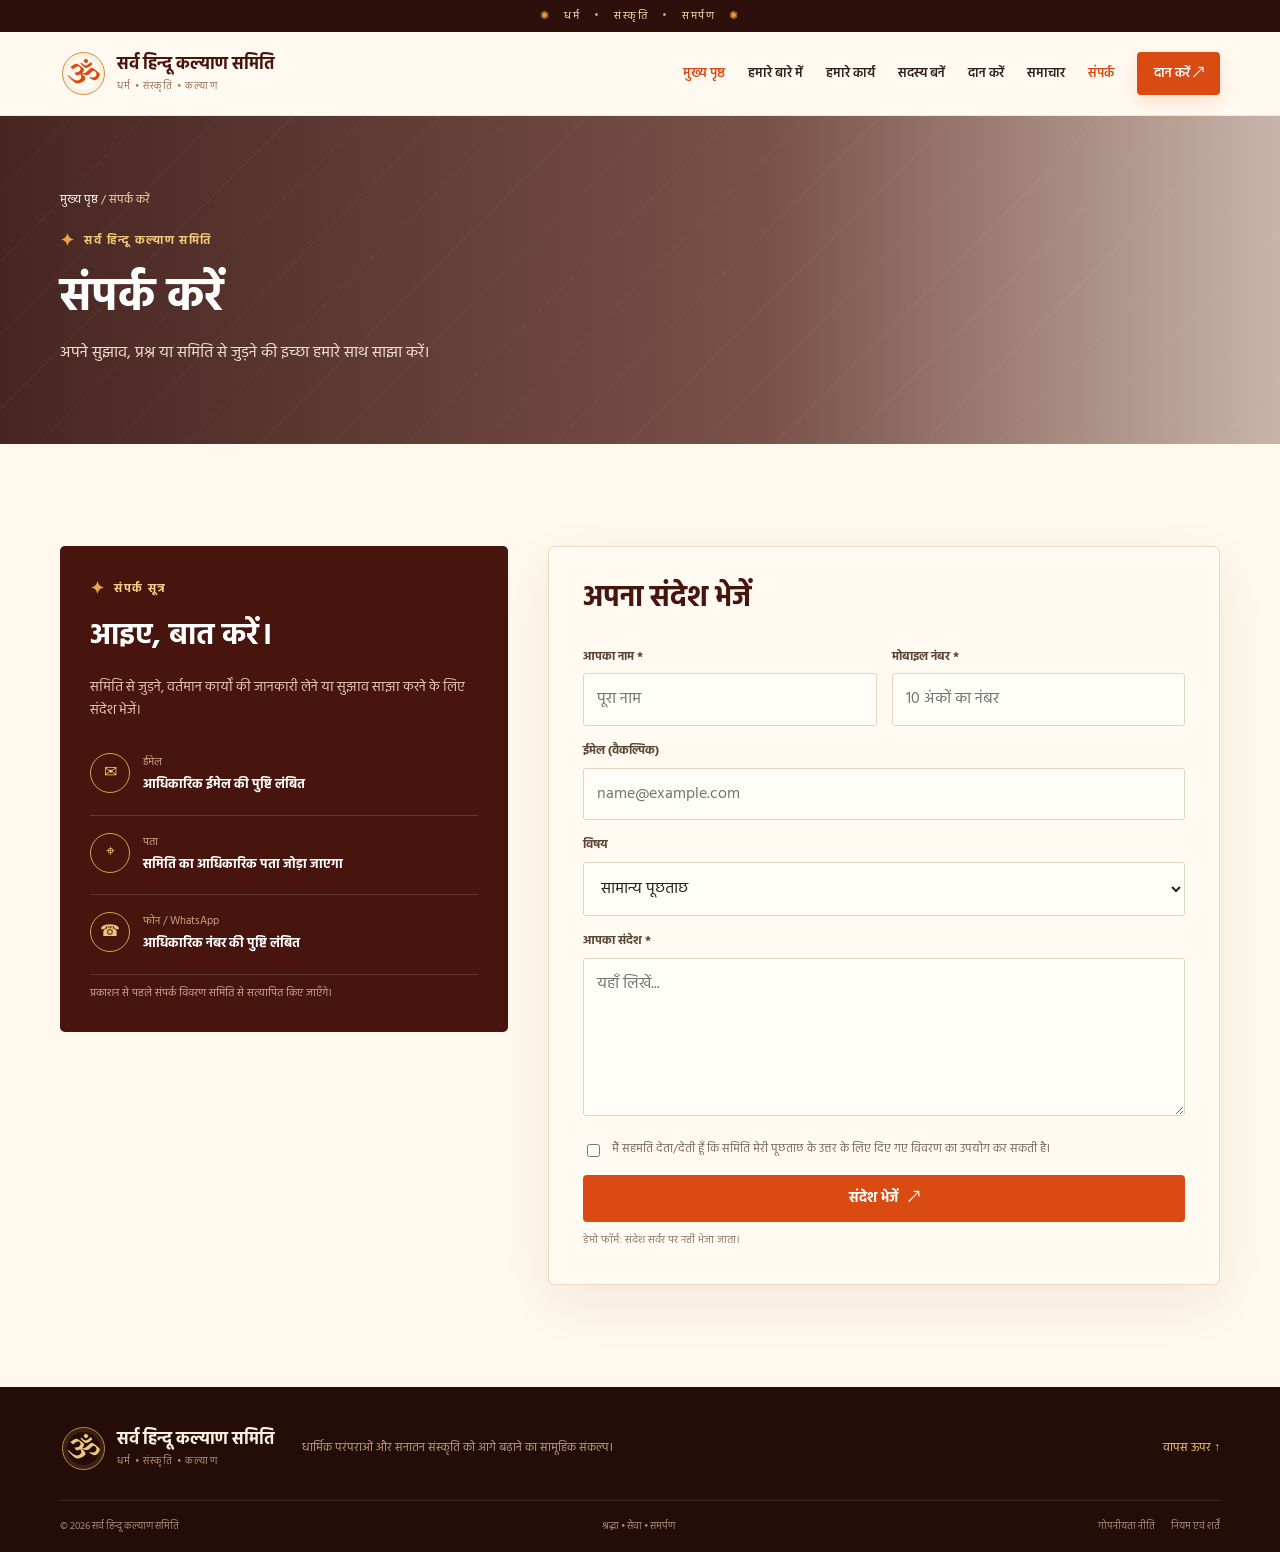
<file: contact.html>
<!DOCTYPE html>
<html lang="hi">
<head>
<meta charset="UTF-8">
<meta name="viewport" content="width=device-width, initial-scale=1.0">
<meta name="theme-color" content="#48140e">
<meta name="description" content="सर्व हिन्दू कल्याण समिति से संपर्क करें।">
<title>संपर्क | सर्व हिन्दू कल्याण समिति</title>
<link rel="stylesheet" href="assets/css/style.css">
</head>
<body id="top">
<div class="topbar"><span>✺</span> धर्म <span>•</span> संस्कृति <span>•</span> समर्पण <span>✺</span></div>
<header class="header"><div class="container header-inner">
<a class="brand" href="index.html" aria-label="सर्व हिन्दू कल्याण समिति मुख्य पृष्ठ"><span class="brand-logo"><span>ॐ</span></span><span class="brand-copy"><strong>सर्व हिन्दू कल्याण समिति</strong><small>धर्म • संस्कृति • कल्याण</small></span></a>
<button class="nav-toggle" aria-label="मेन्यू खोलें" aria-expanded="false"><span></span><span></span><span></span></button>
<nav class="nav" aria-label="मुख्य नेविगेशन"><a href="index.html" data-page="index.html" class="active">मुख्य पृष्ठ</a><a href="about.html" data-page="about.html" class="">हमारे बारे में</a><a href="activities.html" data-page="activities.html" class="">हमारे कार्य</a><a href="membership.html" data-page="membership.html" class="">सदस्य बनें</a><a href="donation.html" data-page="donation.html" class="">दान करें</a><a href="news.html" data-page="news.html" class="">समाचार</a><a href="contact.html" data-page="contact.html" class="">संपर्क</a><a class="nav-cta" href="donation.html">दान करें <span>↗</span></a></nav>
</div></header>
<main>
<section class="page-banner"><div class="container"><div class="breadcrumbs"><a href="index.html">मुख्य पृष्ठ</a> / संपर्क करें</div><div class="eyebrow"><span class="ornament">✦</span> सर्व हिन्दू कल्याण समिति</div><h1>संपर्क करें</h1><p>अपने सुझाव, प्रश्न या समिति से जुड़ने की इच्छा हमारे साथ साझा करें।</p></div></section><section class="section"><div class="container contact-grid"><aside class="contact-info reveal"><div class="eyebrow light"><span class="ornament">✦</span> संपर्क सूत्र</div><h2>आइए, बात करें।</h2><p>समिति से जुड़ने, वर्तमान कार्यों की जानकारी लेने या सुझाव साझा करने के लिए संदेश भेजें।</p><div class="contact-method"><span class="icon">✉</span><div><small>ईमेल</small><b>आधिकारिक ईमेल की पुष्टि लंबित</b></div></div><div class="contact-method"><span class="icon">⌖</span><div><small>पता</small><b>समिति का आधिकारिक पता जोड़ा जाएगा</b></div></div><div class="contact-method"><span class="icon">☎</span><div><small>फोन / WhatsApp</small><b>आधिकारिक नंबर की पुष्टि लंबित</b></div></div><small class="helper" style="color:#c9a38a">प्रकाशन से पहले संपर्क विवरण समिति से सत्यापित किए जाएँगे।</small></aside>
<form class="form-card reveal delay-1" data-demo-form data-success="आपका डेमो संदेश मान्य है। इसे भेजने के लिए सर्वर/API इंटीग्रेशन जोड़ना होगा।"><h2 style="font-size:29px">अपना संदेश भेजें</h2><div class="form-grid"><div class="field"><label for="contact-name">आपका नाम *</label><input id="contact-name" name="name" required placeholder="पूरा नाम"></div><div class="field"><label for="contact-phone">मोबाइल नंबर *</label><input id="contact-phone" name="phone" type="tel" pattern="[0-9]{10}" required placeholder="10 अंकों का नंबर"></div><div class="field full"><label for="contact-email">ईमेल (वैकल्पिक)</label><input id="contact-email" name="email" type="email" placeholder="name@example.com"></div><div class="field full"><label for="contact-subject">विषय</label><select id="contact-subject" name="subject"><option>सामान्य पूछताछ</option><option>सदस्यता</option><option>दान संबंधी जानकारी</option><option>धार्मिक कार्यक्रम</option><option>अन्य</option></select></div><div class="field full"><label for="contact-message">आपका संदेश *</label><textarea id="contact-message" name="message" rows="5" required placeholder="यहाँ लिखें..."></textarea></div></div><label class="checkbox-line"><input type="checkbox" required> मैं सहमति देता/देती हूँ कि समिति मेरी पूछताछ के उत्तर के लिए दिए गए विवरण का उपयोग कर सकती है।</label><button class="btn btn-saffron btn-block" type="submit">संदेश भेजें <span>↗</span></button><small class="helper">डेमो फॉर्म: संदेश सर्वर पर नहीं भेजा जाता।</small></form></div></section>
</main>
<footer class="footer"><div class="container"><div class="footer-main">
<a class="brand" href="index.html"><span class="brand-logo"><span>ॐ</span></span><span class="brand-copy"><strong>सर्व हिन्दू कल्याण समिति</strong><small>धर्म • संस्कृति • कल्याण</small></span></a>
<p>धार्मिक परंपराओं और सनातन संस्कृति को आगे बढ़ाने का सामूहिक संकल्प।</p><a class="back-top" href="#top">वापस ऊपर ↑</a>
</div><div class="footer-bottom"><span>© <span data-year></span> सर्व हिन्दू कल्याण समिति</span><span>श्रद्धा • सेवा • समर्पण</span><div><a href="contact.html">गोपनीयता नीति</a><a href="contact.html">नियम एवं शर्तें</a></div></div></div></footer><div class="toast" role="status" aria-live="polite"></div><script src="assets/js/main.js" defer></script></body></html>
</file>
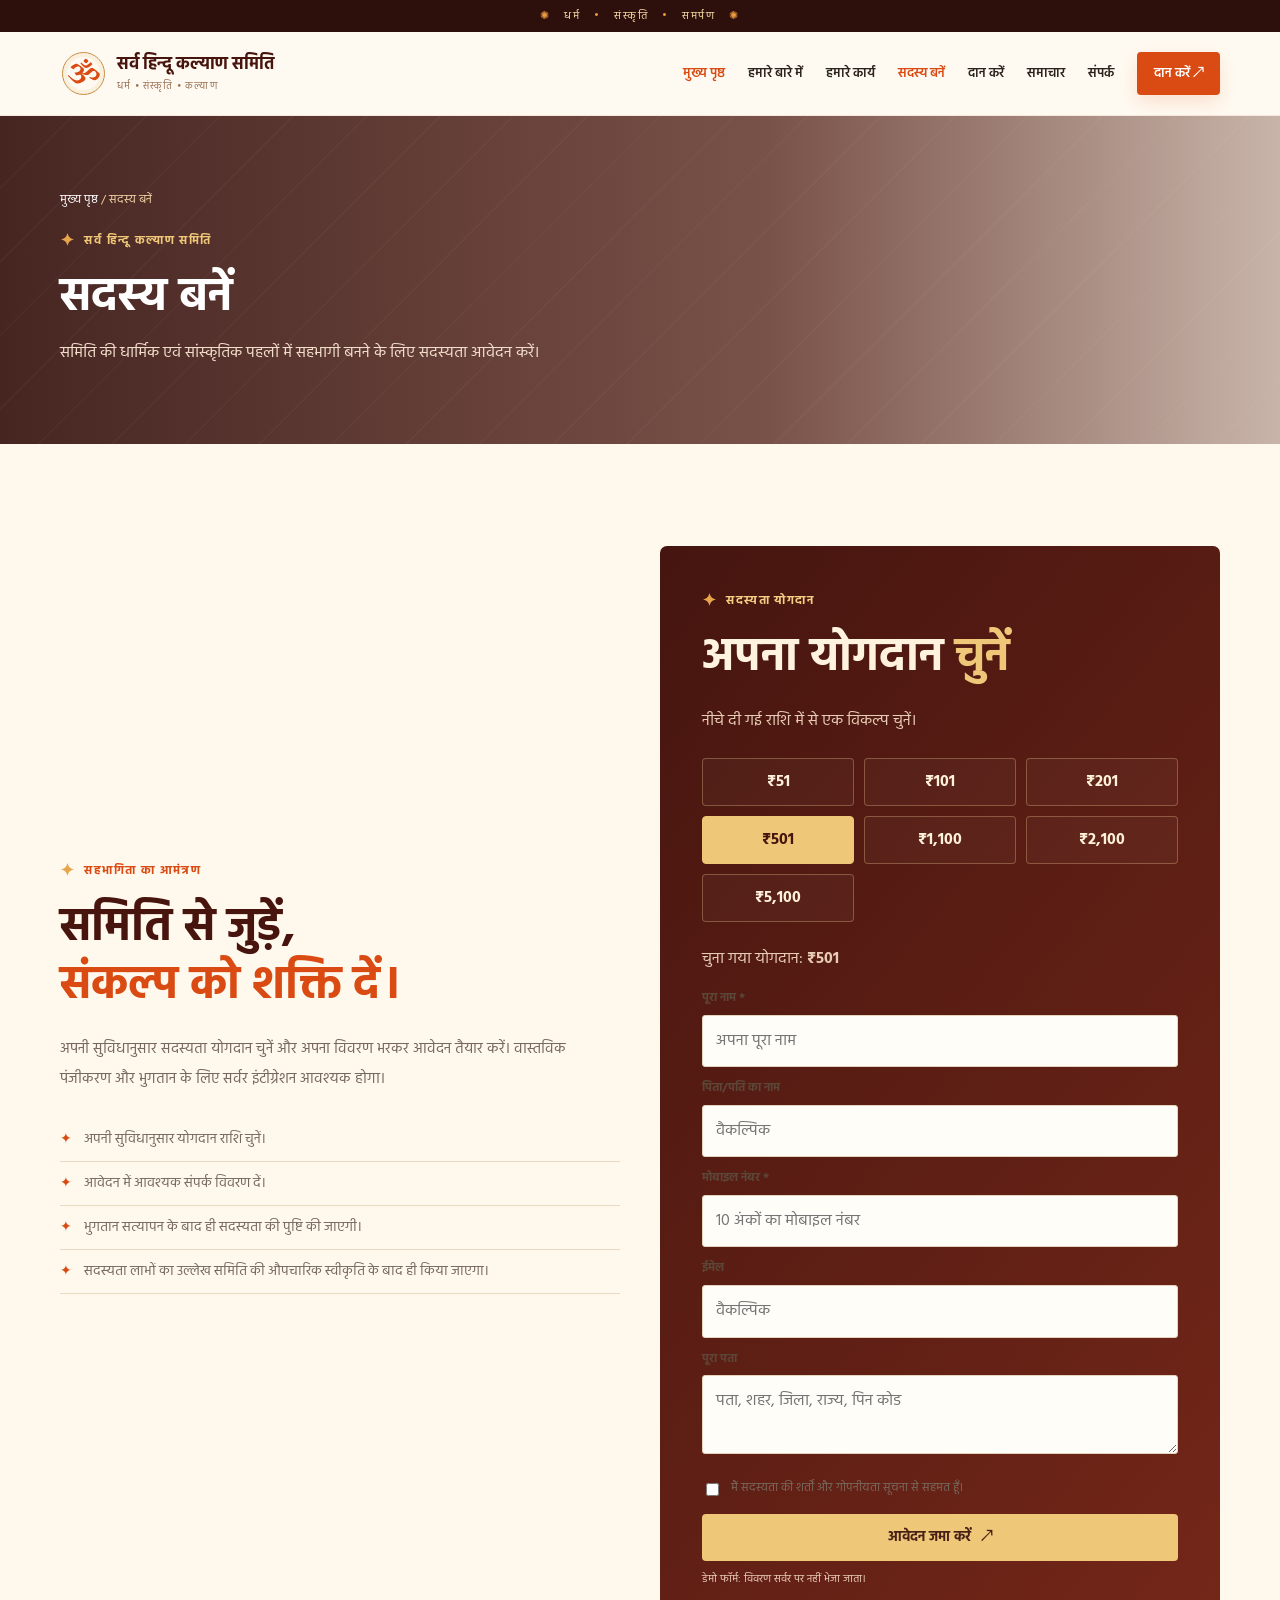
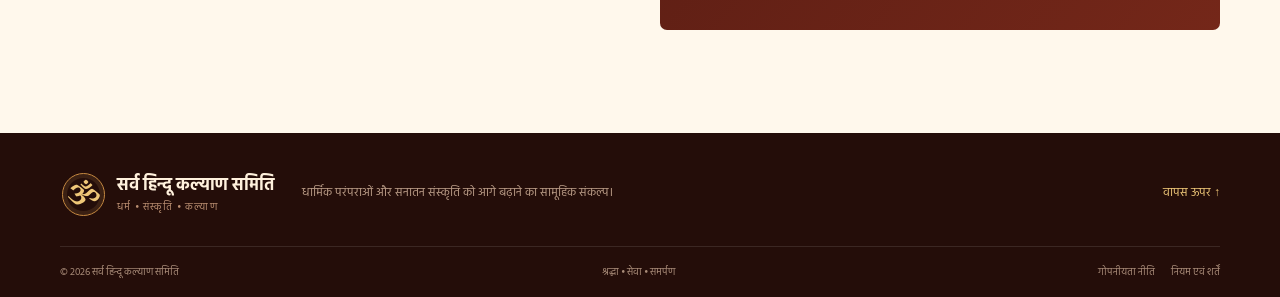
<file: membership.html>
<!DOCTYPE html>
<html lang="hi">
<head>
<meta charset="UTF-8">
<meta name="viewport" content="width=device-width, initial-scale=1.0">
<meta name="theme-color" content="#48140e">
<meta name="description" content="सर्व हिन्दू कल्याण समिति की सदस्यता के विकल्प।">
<title>सदस्य बनें | सर्व हिन्दू कल्याण समिति</title>
<link rel="stylesheet" href="assets/css/style.css">
</head>
<body id="top">
<div class="topbar"><span>✺</span> धर्म <span>•</span> संस्कृति <span>•</span> समर्पण <span>✺</span></div>
<header class="header"><div class="container header-inner">
<a class="brand" href="index.html" aria-label="सर्व हिन्दू कल्याण समिति मुख्य पृष्ठ"><span class="brand-logo"><span>ॐ</span></span><span class="brand-copy"><strong>सर्व हिन्दू कल्याण समिति</strong><small>धर्म • संस्कृति • कल्याण</small></span></a>
<button class="nav-toggle" aria-label="मेन्यू खोलें" aria-expanded="false"><span></span><span></span><span></span></button>
<nav class="nav" aria-label="मुख्य नेविगेशन"><a href="index.html" data-page="index.html" class="active">मुख्य पृष्ठ</a><a href="about.html" data-page="about.html" class="">हमारे बारे में</a><a href="activities.html" data-page="activities.html" class="">हमारे कार्य</a><a href="membership.html" data-page="membership.html" class="">सदस्य बनें</a><a href="donation.html" data-page="donation.html" class="">दान करें</a><a href="news.html" data-page="news.html" class="">समाचार</a><a href="contact.html" data-page="contact.html" class="">संपर्क</a><a class="nav-cta" href="donation.html">दान करें <span>↗</span></a></nav>
</div></header>
<main>
<section class="page-banner"><div class="container"><div class="breadcrumbs"><a href="index.html">मुख्य पृष्ठ</a> / सदस्य बनें</div><div class="eyebrow"><span class="ornament">✦</span> सर्व हिन्दू कल्याण समिति</div><h1>सदस्य बनें</h1><p>समिति की धार्मिक एवं सांस्कृतिक पहलों में सहभागी बनने के लिए सदस्यता आवेदन करें।</p></div></section><section class="section"><div class="container two-col"><div class="reveal"><div class="eyebrow"><span class="ornament">✦</span> सहभागिता का आमंत्रण</div><h2>समिति से जुड़ें,<br><em>संकल्प को शक्ति दें।</em></h2><p class="section-lead">अपनी सुविधानुसार सदस्यता योगदान चुनें और अपना विवरण भरकर आवेदन तैयार करें। वास्तविक पंजीकरण और भुगतान के लिए सर्वर इंटीग्रेशन आवश्यक होगा।</p><ul class="feature-list"><li>अपनी सुविधानुसार योगदान राशि चुनें।</li><li>आवेदन में आवश्यक संपर्क विवरण दें।</li><li>भुगतान सत्यापन के बाद ही सदस्यता की पुष्टि की जाएगी।</li><li>सदस्यता लाभों का उल्लेख समिति की औपचारिक स्वीकृति के बाद ही किया जाएगा।</li></ul></div>
<div class="membership-panel reveal delay-1"><div class="eyebrow light"><span class="ornament">✦</span> सदस्यता योगदान</div><h2>अपना योगदान <em>चुनें</em></h2><p>नीचे दी गई राशि में से एक विकल्प चुनें।</p><form data-success="आपका डेमो आवेदन मान्य है। लाइव सदस्यता के लिए बैकएंड और भुगतान सुविधा जोड़नी होगी।"><div class="amount-grid">
<label class="amount-option"><input type="radio" name="amount" value="51"><span>₹51</span></label><label class="amount-option"><input type="radio" name="amount" value="101"><span>₹101</span></label><label class="amount-option"><input type="radio" name="amount" value="201"><span>₹201</span></label><label class="amount-option"><input type="radio" name="amount" value="501" checked><span>₹501</span></label><label class="amount-option"><input type="radio" name="amount" value="1100"><span>₹1,100</span></label><label class="amount-option"><input type="radio" name="amount" value="2100"><span>₹2,100</span></label><label class="amount-option"><input type="radio" name="amount" value="5100"><span>₹5,100</span></label></div><p>चुना गया योगदान: <strong data-selected-amount>₹501</strong></p><div class="field"><label for="member-name">पूरा नाम *</label><input id="member-name" name="name" required placeholder="अपना पूरा नाम"></div><div class="field"><label for="member-father">पिता/पति का नाम</label><input id="member-father" name="father_name" placeholder="वैकल्पिक"></div><div class="field"><label for="member-phone">मोबाइल नंबर *</label><input id="member-phone" name="phone" type="tel" pattern="[0-9]{10}" required placeholder="10 अंकों का मोबाइल नंबर"></div><div class="field"><label for="member-email">ईमेल</label><input id="member-email" name="email" type="email" placeholder="वैकल्पिक"></div><div class="field"><label for="member-address">पूरा पता</label><textarea id="member-address" name="address" rows="2" placeholder="पता, शहर, जिला, राज्य, पिन कोड"></textarea></div><label class="checkbox-line"><input type="checkbox" name="consent" required> मैं सदस्यता की शर्तों और गोपनीयता सूचना से सहमत हूँ।</label><button class="btn btn-gold btn-block" type="submit">आवेदन जमा करें <span>↗</span></button><small class="helper" style="color:#e8cbb5">डेमो फॉर्म: विवरण सर्वर पर नहीं भेजा जाता।</small></form></div></div></section>
</main>
<footer class="footer"><div class="container"><div class="footer-main">
<a class="brand" href="index.html"><span class="brand-logo"><span>ॐ</span></span><span class="brand-copy"><strong>सर्व हिन्दू कल्याण समिति</strong><small>धर्म • संस्कृति • कल्याण</small></span></a>
<p>धार्मिक परंपराओं और सनातन संस्कृति को आगे बढ़ाने का सामूहिक संकल्प।</p><a class="back-top" href="#top">वापस ऊपर ↑</a>
</div><div class="footer-bottom"><span>© <span data-year></span> सर्व हिन्दू कल्याण समिति</span><span>श्रद्धा • सेवा • समर्पण</span><div><a href="contact.html">गोपनीयता नीति</a><a href="contact.html">नियम एवं शर्तें</a></div></div></div></footer><div class="toast" role="status" aria-live="polite"></div><script src="assets/js/main.js" defer></script></body></html>
</file>
<file: assets/css/style.css>
@import url('https://fonts.googleapis.com/css2?family=Hind:wght@400;500;600;700&family=Yatra+One&display=swap');
:root{--saffron:#d94b13;--saffron2:#f47721;--maroon:#48140e;--maroon2:#6a2014;--gold:#efc778;--cream:#fff8ec;--paper:#f7ecdc;--ink:#2c211c;--muted:#78695d;--line:#ead9c2;--white:#fffdf9;--green:#3d5942;--shadow:0 18px 55px #4d1a0c12}
*{box-sizing:border-box}html{scroll-behavior:smooth;scroll-padding-top:90px}body{margin:0;background:var(--cream);color:var(--ink);font-family:"Hind",sans-serif;line-height:1.65;overflow-x:hidden}body.menu-open{overflow:hidden}img{max-width:100%;display:block}a{color:inherit;text-decoration:none}button,input,select,textarea{font:inherit}button,a{ -webkit-tap-highlight-color:transparent}.container{width:min(1160px,calc(100% - 48px));margin-inline:auto}.topbar{background:#2d100b;color:#f6d9a5;text-align:center;font-size:11px;letter-spacing:1.6px;padding:7px 15px}.topbar span{color:#ed9b41;margin-inline:9px}.header{height:84px;position:sticky;top:0;z-index:100;background:#fffaf1ed;backdrop-filter:blur(16px);border-bottom:1px solid #9a3a1817}.header-inner{height:100%;display:flex;align-items:center;justify-content:space-between;gap:24px}.brand{display:flex;align-items:center;gap:10px;min-width:max-content}.brand-logo{width:47px;height:47px;display:grid;place-items:center;color:var(--saffron);font-size:31px;font-family:"Yatra One",serif;position:relative}.brand-logo:before{content:"";position:absolute;inset:2px;border:1px solid #c98b42;border-radius:50%;box-shadow:inset 0 0 0 4px #d6a45d20}.brand-logo span{position:relative}.brand-copy{display:flex;flex-direction:column;line-height:1.3}.brand-copy strong{font-size:17px;color:var(--maroon);font-weight:700}.brand-copy small{font-size:10px;color:#997254;letter-spacing:1.2px;margin-top:4px}.nav{display:flex;align-items:center;gap:23px;font-size:13px;font-weight:600}.nav a{transition:color .2s,transform .2s;white-space:nowrap}.nav a:hover,.nav a.active{color:var(--saffron)}.nav .nav-cta{background:var(--saffron);color:white;padding:11px 17px;border-radius:4px;box-shadow:0 7px 18px #d94b1328}.nav .nav-cta:hover{background:#b9360d;transform:translateY(-2px)}.nav-toggle{display:none;background:transparent;border:1px solid var(--line);border-radius:4px;width:43px;height:42px;align-items:center;justify-content:center;flex-direction:column;gap:5px;cursor:pointer}.nav-toggle span{width:20px;height:2px;background:var(--maroon);transition:.25s}.nav-toggle.open span:first-child{transform:translateY(7px) rotate(45deg)}.nav-toggle.open span:nth-child(2){opacity:0}.nav-toggle.open span:last-child{transform:translateY(-7px) rotate(-45deg)}
.hero{min-height:630px;background:linear-gradient(90deg,#1d0a07e8 0%,#32120bd9 39%,#32120b55 72%,#32120b40 100%),url('https://img.magnific.com/premium-photo/ancient-intricately-carved-hindu-temple-sunset_1179146-42186.jpg?semt=ais_hybrid&w=740&q=80') center/cover no-repeat;position:relative;display:flex;align-items:center;color:#fff7e9;overflow:hidden}.hero:after{content:"";position:absolute;inset:0;pointer-events:none;background:radial-gradient(circle at 80% 20%,#f5b84a22,transparent 32%),repeating-linear-gradient(135deg,transparent 0 50px,#fff2d508 51px 52px)}.hero-inner{position:relative;z-index:2;padding-block:82px;max-width:680px}.eyebrow{display:flex;align-items:center;gap:9px;color:var(--saffron);font-weight:700;letter-spacing:1.4px;font-size:12px;text-transform:uppercase;margin-bottom:14px}.eyebrow .ornament{color:#e7a64b;font-size:17px}.eyebrow.light{color:#f5ce83}.hero h1{font-family:"Yatra One","Hind",serif;font-weight:400;font-size:clamp(38px,5.3vw,70px);line-height:1.22;margin:0 0 20px;letter-spacing:-.5px}.hero h1 em{color:var(--gold);font-style:normal}.hero p{font-size:16px;line-height:1.95;color:#f1dfcf;max-width:590px;margin:0 0 28px}.button-row{display:flex;gap:13px;flex-wrap:wrap}.btn{border:0;min-height:47px;display:inline-flex;align-items:center;justify-content:center;gap:10px;padding:12px 21px;border-radius:4px;font-size:14px;font-weight:700;cursor:pointer;transition:transform .25s,box-shadow .25s,background .25s}.btn:hover{transform:translateY(-3px);box-shadow:0 12px 25px #1c08052b}.btn-gold{background:var(--gold);color:#482015}.btn-outline{border:1px solid #f4d8a4;color:#fff5e3;background:#ffffff08}.btn-saffron{background:var(--saffron);color:white}.btn-dark{background:var(--maroon);color:white}.btn-white{background:white;color:var(--maroon)}.btn-block{width:100%}.hero-note{margin-top:42px;padding-top:18px;border-top:1px solid #ffffff2b;display:flex;gap:12px;align-items:center;width:max-content;max-width:100%}.hero-note .om{height:39px;width:39px;display:grid;place-items:center;border:1px solid var(--gold);border-radius:50%;color:var(--gold);font-family:"Yatra One";font-size:20px;flex-shrink:0}.hero-note div{display:flex;flex-direction:column}.hero-note b{font-size:13px}.hero-note small{font-size:11px;color:#d8beaa}.hero-scroll{position:absolute;bottom:22px;left:max(24px,calc((100vw - 1160px)/2));display:flex;align-items:center;gap:10px;font-size:11px;letter-spacing:1px;color:#e5c8a9;z-index:3}.hero-scroll:before{content:"";height:27px;width:1px;background:var(--gold)}
.pillars{background:#fffdf8;border-bottom:1px solid var(--line)}.pillar-grid{display:grid;grid-template-columns:repeat(4,1fr);padding-block:26px}.pillar{display:flex;align-items:center;justify-content:center;gap:13px;border-right:1px solid var(--line)}.pillar:last-child{border:0}.pillar-icon{font-size:27px;color:var(--saffron)}.pillar div{display:flex;flex-direction:column}.pillar b{font-size:14px}.pillar small{font-size:11px;color:var(--muted)}
.section{padding:clamp(65px,8vw,105px) 0}.section-heading{margin-bottom:42px}.section-heading.center{text-align:center}.section-heading.center .eyebrow{justify-content:center}.section-heading p{color:var(--muted);max-width:640px;margin:0}.section-heading.center p{margin-inline:auto}.section h2,.page-banner h1{font-size:clamp(32px,3.6vw,49px);line-height:1.25;color:var(--maroon);margin:0 0 20px}.section h2 em{font-style:normal;color:var(--saffron)}.section-lead{font-size:15px;color:var(--muted);line-height:1.95}.about-grid{display:grid;grid-template-columns:.9fr 1.1fr;gap:clamp(45px,8vw,110px);align-items:center}.visual-frame{position:relative;max-width:470px;margin:auto}.visual-frame img{width:100%;aspect-ratio:4/4.5;object-fit:cover;border-radius:4px;box-shadow:18px 18px 0 #f0e2cc}.visual-frame:after{content:"";position:absolute;inset:14px;border:1px solid #fff6d9aa;pointer-events:none;border-radius:2px}.floating-badge{position:absolute;right:-16px;top:28px;background:#fffaf0;color:var(--saffron);padding:12px 16px;font-family:"Yatra One";font-size:14px;box-shadow:var(--shadow);z-index:2}.value-grid{display:grid;grid-template-columns:repeat(2,1fr);gap:18px;margin:28px 0}.value-item{border-top:1px solid var(--line);padding-top:13px;display:grid;grid-template-columns:32px 1fr;gap:8px}.value-item span{grid-row:span 2;color:var(--saffron);font-family:Georgia,serif}.value-item b{font-size:14px}.value-item small{font-size:11px;color:var(--muted);line-height:1.6}.text-link{font-weight:700;color:var(--saffron);font-size:14px}.text-link span{margin-left:8px}
.soft-section{background:var(--paper)}.card-grid{display:grid;grid-template-columns:repeat(3,minmax(0,1fr));gap:20px}.card{background:#fffaf2;border:1px solid #eadbc5;border-radius:5px;overflow:hidden;transition:transform .3s,box-shadow .3s}.card:hover{transform:translateY(-6px);box-shadow:var(--shadow)}.card-image{width:100%;height:220px;object-fit:cover;transition:transform .6s}.card:hover .card-image{transform:scale(1.04)}.card-image-wrap{overflow:hidden;position:relative}.card-body{padding:23px}.card-tag{display:inline-block;font-size:10px;color:var(--saffron);font-weight:700;letter-spacing:1.3px;text-transform:uppercase;margin-bottom:6px}.card h3{font-size:20px;line-height:1.35;color:var(--maroon);margin:0 0 10px}.card p{font-size:13px;line-height:1.8;color:var(--muted);margin:0 0 17px}.card-link{font-size:12px;color:var(--saffron);font-weight:700}.card-link span{margin-left:8px}
.impact{background:linear-gradient(110deg,#45120cdd,#6d2014e8),url('https://images.unsplash.com/photo-1511632765486-a01980e01a18?auto=format&fit=crop&w=1600&q=80') center/cover;color:white}.impact-grid{display:grid;grid-template-columns:repeat(4,1fr);gap:20px}.impact-item{text-align:center;padding:12px}.impact-icon{width:64px;height:64px;border:1px solid #e9bb68;border-radius:50%;display:grid;place-items:center;margin:0 auto 12px;color:var(--gold);font-size:27px}.impact-item strong{display:block;font-size:34px;color:#fff4dd;line-height:1.2}.impact-item span{font-size:12px;color:#e7c6ae}
.cta-band{background:linear-gradient(110deg,#9e3518,#c54b1c);color:white;padding:50px 0}.cta-inner{display:flex;align-items:center;justify-content:space-between;gap:30px}.cta-inner h2{font-size:clamp(26px,3vw,38px);margin:0 0 7px;color:white}.cta-inner p{margin:0;color:#ffe0c8;font-size:14px}
.page-banner{position:relative;overflow:hidden;background:linear-gradient(90deg,#34100de8,#4a170fbd 60%,#4a170f4d),url('https://t3.ftcdn.net/jpg/20/68/43/02/360_F_2068430201_stYpxZVCBv3p71FQwKbUlDXa2vGZu1a0.jpg') center 75%/cover no-repeat;color:white;padding:75px 0 78px}.page-banner:after{content:"";position:absolute;inset:0;background:repeating-linear-gradient(135deg,transparent 0 50px,#fff2d508 51px 52px);pointer-events:none}.page-banner .container{position:relative;z-index:1}.page-banner h1{color:white;margin:0 0 12px}.page-banner p{max-width:650px;color:#f1ddca;margin:0}.breadcrumbs{font-size:12px;color:#f5d6a7;margin-bottom:17px}.breadcrumbs a{color:white}.page-banner .eyebrow{color:var(--gold)}
.two-col{display:grid;grid-template-columns:1fr 1fr;gap:40px;align-items:center}.feature-list{list-style:none;padding:0;margin:24px 0}.feature-list li{padding:10px 0;border-bottom:1px solid var(--line);display:flex;gap:12px;color:var(--muted);font-size:14px}.feature-list li:before{content:"✦";color:var(--saffron)}
.membership-panel{background:linear-gradient(130deg,#45150f,#742719);color:#fff3df;border-radius:7px;padding:clamp(24px,4vw,42px);position:relative;overflow:hidden}.membership-panel h2{color:#fff3df}.membership-panel h2 em{color:var(--gold)}.membership-panel p{color:#e8cbb5}.amount-grid{display:grid;grid-template-columns:repeat(3,minmax(0,1fr));gap:10px;margin:24px 0}.amount-option{position:relative}.amount-option input{position:absolute;opacity:0}.amount-option span{display:flex;align-items:center;justify-content:center;min-height:48px;border:1px solid #e7c58d55;background:#ffffff08;color:#fff0d8;border-radius:4px;font-weight:700;cursor:pointer;transition:.2s}.amount-option input:checked+span,.amount-option input:focus-visible+span{background:var(--gold);color:var(--maroon);border-color:var(--gold)}.form-card{background:#fffaf2;border:1px solid var(--line);border-radius:6px;padding:clamp(22px,4vw,34px);box-shadow:var(--shadow)}.form-card h2,.form-card h3{margin:0 0 18px;color:var(--maroon)}.form-grid{display:grid;grid-template-columns:repeat(2,minmax(0,1fr));gap:4px 15px}.field{min-width:0}.field.full{grid-column:1/-1}.field label{display:block;font-size:12px;font-weight:700;color:#5c4637;margin:12px 0 6px}.field input,.field textarea,.field select{width:100%;min-width:0;border:1px solid #e4d4bf;background:#fffdf8;padding:12px 13px;border-radius:3px;outline:none;color:var(--ink)}.field input:focus,.field textarea:focus,.field select:focus{border-color:var(--saffron);box-shadow:0 0 0 3px #d94b1314}.field textarea{resize:vertical}.checkbox-line{display:flex;align-items:flex-start;gap:9px;font-size:12px;color:var(--muted);margin:15px 0}.checkbox-line input{margin-top:4px;accent-color:var(--saffron)}.helper{display:block;font-size:11px;color:#8e7c6d;line-height:1.6;margin-top:10px}
.news-row{display:grid;grid-template-columns:220px 1fr;gap:24px;align-items:start;background:#fffaf2;border:1px solid var(--line);padding:18px;border-radius:5px;margin-bottom:18px}.news-row img{width:100%;height:160px;object-fit:cover;border-radius:3px}.news-date{color:var(--saffron);font-size:11px;font-weight:700}.news-row h3{color:var(--maroon);font-size:21px;margin:5px 0}.news-row p{font-size:13px;color:var(--muted);margin:0}
.contact-grid{display:grid;grid-template-columns:.8fr 1.2fr;gap:40px;align-items:start}.contact-info{background:var(--maroon);color:white;padding:30px;border-radius:5px}.contact-info h2{color:white;font-size:30px}.contact-info p{color:#e4c4ae;font-size:14px}.contact-method{display:flex;gap:13px;align-items:flex-start;padding:17px 0;border-bottom:1px solid #ffffff24}.contact-method:last-child{border:0}.contact-method .icon{height:40px;width:40px;border:1px solid #d6a34c;border-radius:50%;display:grid;place-items:center;color:var(--gold);flex-shrink:0}.contact-method small{display:block;color:#c9a38a;font-size:11px}.contact-method b{font-size:13px;overflow-wrap:anywhere}
.gallery-grid{display:grid;grid-template-columns:repeat(3,minmax(0,1fr));gap:14px}.gallery-grid img{width:100%;height:230px;object-fit:cover;border-radius:4px;transition:transform .3s,filter .3s}.gallery-grid a{overflow:hidden;border-radius:4px}.gallery-grid a:hover img{transform:scale(1.04);filter:saturate(1.15)}
.footer{background:#240d09;color:#ddc6b3;padding:38px 0 0}.footer-main{display:flex;align-items:center;gap:28px;padding-bottom:28px}.footer .brand-copy strong{color:#fff1dd}.footer .brand-copy small{color:#ba8e71}.footer .brand-logo{color:var(--gold)}.footer-main p{font-size:12px;color:#b99b86;max-width:370px;margin-right:auto}.back-top{font-size:12px;color:var(--gold);white-space:nowrap}.footer-bottom{border-top:1px solid #ffffff1b;display:flex;align-items:center;justify-content:space-between;gap:15px;padding:17px 0;font-size:10px;color:#a98c79}.footer-bottom div{display:flex;gap:16px}.footer-bottom a:hover{color:var(--gold)}
.toast{position:fixed;z-index:200;bottom:22px;left:50%;transform:translate(-50%,20px);opacity:0;pointer-events:none;background:#2c1b15;color:#fff8ec;border:1px solid #ffffff20;border-radius:5px;padding:13px 18px;box-shadow:0 10px 35px #0003;font-size:13px;text-align:center;max-width:calc(100% - 28px);transition:.25s}.toast.show{opacity:1;transform:translate(-50%,0)}
.reveal{opacity:0;transform:translateY(25px);transition:opacity .7s ease,transform .7s ease}.reveal.visible{opacity:1;transform:translateY(0)}.delay-1{transition-delay:.1s}.delay-2{transition-delay:.2s}.delay-3{transition-delay:.3s}.float{animation:float 6s ease-in-out infinite}@keyframes float{0%,100%{transform:translateY(0)}50%{transform:translateY(-10px)}}@keyframes fadeUp{from{opacity:0;transform:translateY(24px)}to{opacity:1;transform:translateY(0)}}.hero .eyebrow,.hero h1,.hero p,.hero .button-row,.hero-note{animation:fadeUp .8s both}.hero h1{animation-delay:.1s}.hero p{animation-delay:.2s}.hero .button-row{animation-delay:.3s}.hero-note{animation-delay:.4s}
@media(max-width:1000px){.container{width:min(100% - 40px,900px)}.header-inner{gap:14px}.nav{gap:13px;font-size:12px}.brand-copy strong{font-size:15px}.brand-logo{width:41px;height:41px}.hero{min-height:590px}.hero-inner{max-width:580px}.hero p{max-width:520px}.section{padding-block:75px}.about-grid{gap:45px}.card-grid{gap:14px}.card-body{padding:18px}.card-image{height:185px}}
@media(max-width:800px){.header{height:74px}.nav-toggle{display:flex}.nav{display:none;position:absolute;left:0;right:0;top:73px;background:var(--cream);padding:12px 24px 22px;box-shadow:0 18px 24px #2c120d15;border-top:1px solid var(--line);align-items:stretch;gap:0;flex-direction:column}.nav.open{display:flex}.nav a:not(.nav-cta){padding:12px 0;border-bottom:1px solid var(--line);font-size:14px}.nav .nav-cta{text-align:center;margin-top:13px}.hero{min-height:570px;background-position:60% center}.hero-inner{max-width:570px}.pillar-grid{grid-template-columns:repeat(2,1fr);row-gap:20px}.pillar{justify-content:flex-start;padding-left:9%}.pillar:nth-child(2){border:0}.about-grid,.two-col,.contact-grid{grid-template-columns:1fr;gap:35px}.visual-frame{max-width:360px}.about-grid .visual-frame{order:2}.about-grid .about-copy{order:1}.card-grid{grid-template-columns:repeat(2,minmax(0,1fr))}.card:last-child:nth-child(odd){grid-column:1/-1}.impact-grid{grid-template-columns:repeat(2,1fr);row-gap:30px}.cta-inner{align-items:flex-start;flex-direction:column}.gallery-grid{grid-template-columns:repeat(2,minmax(0,1fr))}.contact-info{order:2}.contact-grid .form-card{order:1}}
@media(max-width:560px){.container{width:calc(100% - 34px)}.topbar{font-size:9px;letter-spacing:1px;padding:6px 5px}.topbar span{margin-inline:5px}.header{height:68px}.brand{gap:7px}.brand-logo{width:35px;height:35px;font-size:25px}.brand-copy strong{font-size:12px}.brand-copy small{font-size:8px;letter-spacing:.8px}.nav{top:67px;padding-inline:17px}.hero{min-height:610px;background-position:63% center}.hero:before{content:"";position:absolute;inset:0;background:#210a08a6}.hero-inner{padding-block:60px}.hero h1{font-size:clamp(34px,9vw,43px)}.hero p{font-size:14px;line-height:1.85}.button-row{flex-direction:column;align-items:stretch;max-width:285px}.button-row .btn{width:100%}.hero-note{margin-top:31px}.hero-scroll{left:17px}.pillar-grid{padding-block:21px;gap:18px 5px}.pillar{padding-left:2%;gap:8px}.pillar-icon{font-size:22px}.pillar b{font-size:12px}.pillar small{font-size:10px}.section{padding-block:60px}.section-heading{margin-bottom:28px}.section h2,.page-banner h1{font-size:33px}.section-lead{font-size:14px}.visual-frame{max-width:300px}.floating-badge{right:-8px;top:18px;font-size:12px;padding:9px 12px}.value-grid{gap:10px}.value-item{grid-template-columns:24px 1fr;gap:6px}.value-item b{font-size:12px}.value-item small{font-size:10px}.card-grid{grid-template-columns:1fr}.card:last-child:nth-child(odd){grid-column:auto}.card-image{height:220px}.card-body{padding:22px}.impact-grid{gap:23px 10px}.impact-item strong{font-size:29px}.impact-icon{height:55px;width:55px}.impact-item span{font-size:11px}.cta-band{padding:38px 0}.cta-inner h2{font-size:27px}.page-banner{padding:56px 0}.page-banner p{font-size:14px}.amount-grid{grid-template-columns:repeat(3,minmax(0,1fr));gap:7px}.amount-option span{min-height:43px;font-size:13px}.form-grid{grid-template-columns:1fr}.field.full{grid-column:auto}.form-card{padding:22px 17px}.news-row{grid-template-columns:1fr;gap:15px;padding:14px}.news-row img{height:190px}.gallery-grid{grid-template-columns:1fr 1fr;gap:9px}.gallery-grid img{height:155px}.contact-info{padding:23px}.footer{padding-top:30px}.footer-main{flex-wrap:wrap;gap:14px}.footer-main p{flex-basis:100%;order:3;margin:0}.back-top{margin-left:auto}.footer-bottom{align-items:flex-start;flex-direction:column;gap:10px}.footer-bottom div{flex-wrap:wrap;gap:12px}.membership-panel{padding:22px}.membership-panel h2{font-size:31px}}
@media(prefers-reduced-motion:reduce){html{scroll-behavior:auto}*,*:before,*:after{animation-duration:.01ms!important;animation-iteration-count:1!important;transition-duration:.01ms!important}.reveal{opacity:1;transform:none}}
</file>
